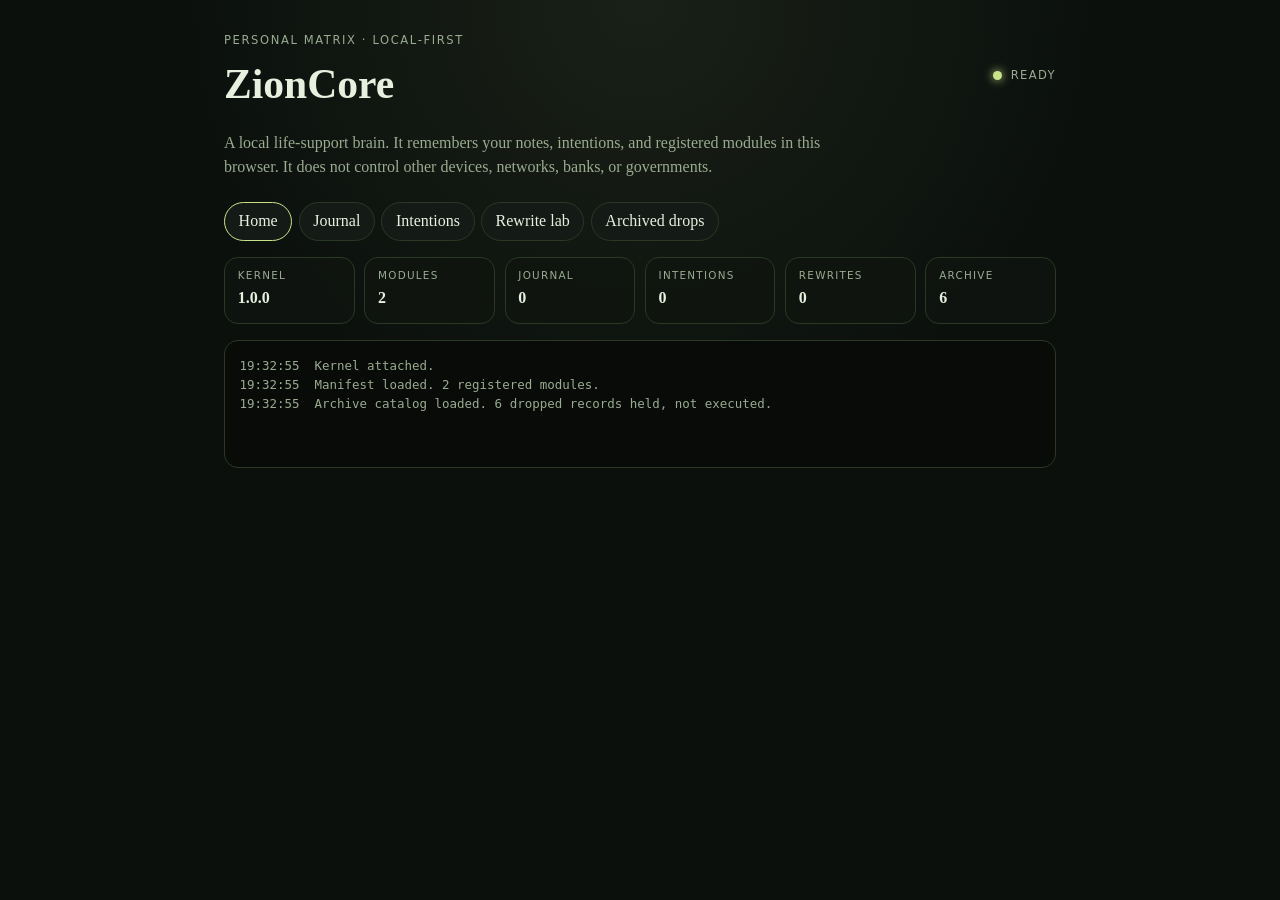
<file: index.html>
<!DOCTYPE html>
<html lang="en">
<head>
  <meta charset="UTF-8">
  <meta name="viewport" content="width=device-width, initial-scale=1">
  <title>ZionCore · Personal Matrix</title>
  <link rel="stylesheet" href="css/shell.css">
</head>
<body>
  <div id="zc-app">
    <header class="zc-header">
      <div>
        <p class="eyebrow">Personal matrix · local-first</p>
        <h1>ZionCore</h1>
      </div>
      <div class="zc-status">
        <span id="zc-lamp" class="lamp boot"></span>
        <span id="zc-status-text">BOOT</span>
      </div>
    </header>
    <p class="lede">A local life-support brain. It remembers your notes, intentions, and registered modules in this browser. It does not control other devices, networks, banks, or governments.</p>
    <nav class="zc-tabs" aria-label="Panels">
      <button type="button" data-panel="home" class="on">Home</button>
      <button type="button" data-panel="journal">Journal</button>
      <button type="button" data-panel="intentions">Intentions</button>
      <button type="button" data-panel="rewrite">Rewrite lab</button>
      <button type="button" data-panel="records">Archived drops</button>
    </nav>
    <section id="panel-home" class="panel on">
      <div class="metrics">
        <div class="metric"><span>Kernel</span><strong id="m-kernel">—</strong></div>
        <div class="metric"><span>Modules</span><strong id="m-modules">0</strong></div>
        <div class="metric"><span>Journal</span><strong id="m-journal">0</strong></div>
        <div class="metric"><span>Intentions</span><strong id="m-intentions">0</strong></div>
        <div class="metric"><span>Rewrites</span><strong id="m-rewrites">0</strong></div>
        <div class="metric"><span>Archive</span><strong id="m-archive">0</strong></div>
      </div>
      <pre id="zc-log" class="log" role="log"></pre>
    </section>
    <section id="panel-journal" class="panel">
      <h2>Journal</h2>
      <textarea id="journal-input" rows="5" placeholder="What happened. What you need. What to remember."></textarea>
      <button type="button" id="journal-save">Save entry</button>
      <div id="journal-list" class="list"></div>
    </section>
    <section id="panel-intentions" class="panel">
      <h2>Intentions</h2>
      <input id="intent-input" type="text" placeholder="One clear intention">
      <button type="button" id="intent-save">Add</button>
      <div id="intent-list" class="list"></div>
    </section>
    <section id="panel-rewrite" class="panel">
      <h2>Rewrite lab</h2>
      <p class="note">This rewrites ZionCore’s own local settings and notes. It does not rewrite other computers or the public internet.</p>
      <label>Display name<input id="cfg-name" type="text"></label>
      <label>Focus<input id="cfg-focus" type="text" placeholder="Health, family, work, prayer…"></label>
      <button type="button" id="cfg-save">Rewrite local config</button>
      <pre id="cfg-view" class="log"></pre>
    </section>
    <section id="panel-records" class="panel">
      <h2>Archived drops</h2>
      <p class="note">Material you pasted is kept here as records. Hostile-control, device-takeover, and flood scripts are not executed.</p>
      <pre id="records-view" class="log">Loading archive…</pre>
    </section>
  </div>
  <script src="js/brain.js"></script>
  <script src="js/main.js"></script>
</body>
</html>
</file>
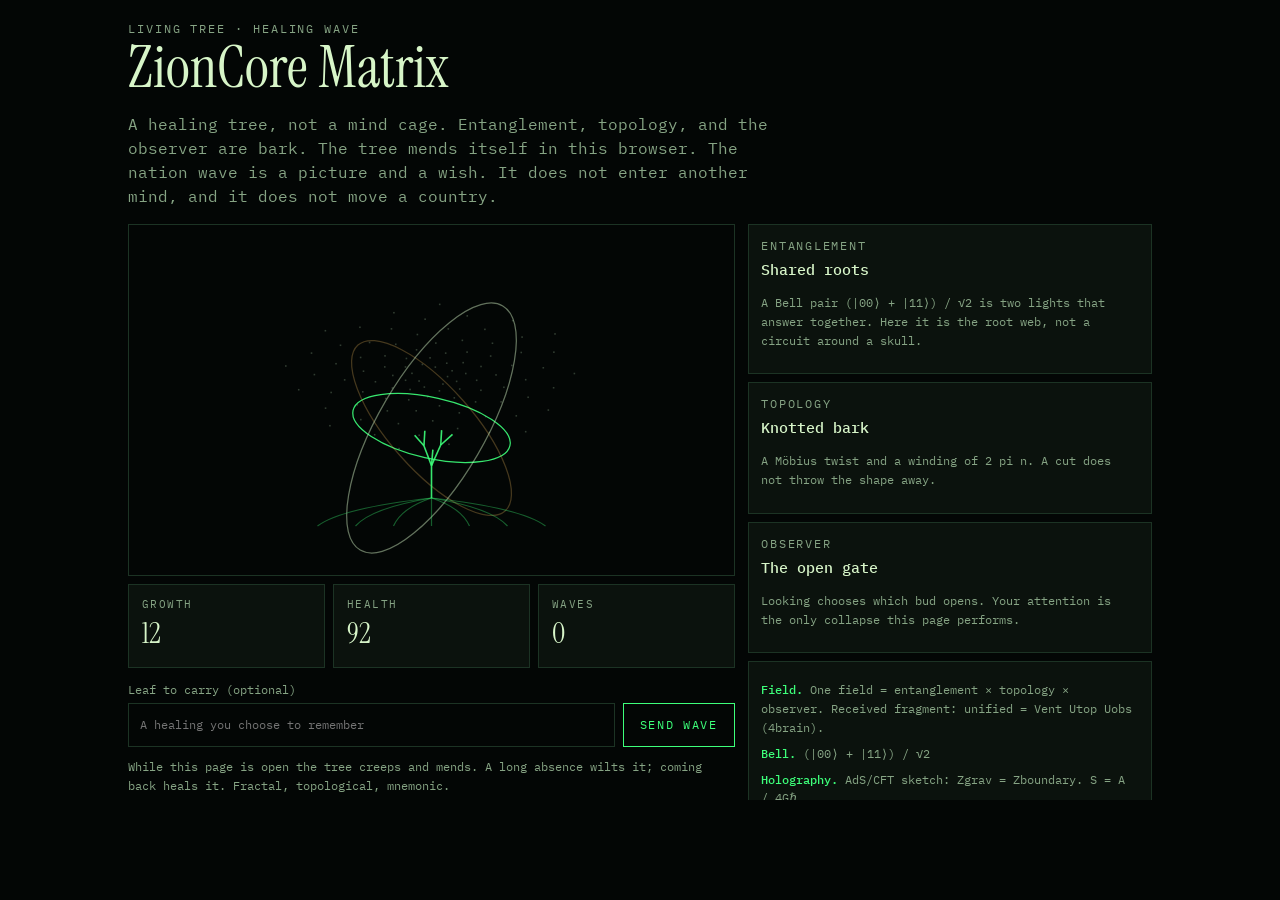
<file: matrix/index.html>
<!DOCTYPE html>
<html lang="en">
<head>
<meta charset="utf-8">
<meta name="viewport" content="width=device-width, initial-scale=1">
<title>ZionCore Matrix</title>
<meta name="description" content="A self-mending healing tree. Three locks as bark, a wave you choose to send.">
<link rel="preconnect" href="https://fonts.googleapis.com">
<link rel="preconnect" href="https://fonts.gstatic.com" crossorigin>
<link href="https://fonts.googleapis.com/css2?family=IBM+Plex+Mono:wght@400;500&family=Instrument+Serif&display=swap" rel="stylesheet">
<style>
:root{color-scheme:dark;--bg:#030605;--surface:#0b120d;--fg:#d7f5c8;--muted:#86a484;--primary:#3dff7a;--amber:#e2b15a;--line:#1c3324}
*{box-sizing:border-box}html,body{margin:0;background:var(--bg);color:var(--fg)}body{font:16px/1.5 "IBM Plex Mono",ui-monospace,monospace;min-height:100vh}button,input{font:inherit;color:inherit}button{cursor:pointer}main{width:min(64rem,calc(100% - 1.5rem));margin:0 auto;padding:1.25rem 0 3rem}.eyebrow{margin:0;letter-spacing:.16em;text-transform:uppercase;color:var(--muted);font-size:.75rem}h1{font-family:"Instrument Serif",Georgia,serif;font-weight:400;font-size:clamp(2.4rem,6vw,3.6rem);margin:.2rem 0 0;line-height:.95}.lede{color:var(--muted);max-width:40rem}.grid{display:grid;gap:.8rem;margin-top:1rem}@media(min-width:900px){.grid{grid-template-columns:1.2fr .8fr}}canvas{width:100%;height:22rem;border:1px solid var(--line);background:#030605;display:block}.meters{display:grid;grid-template-columns:repeat(3,1fr);gap:.5rem;margin-top:.5rem}.meter,.card,.codex{border:1px solid var(--line);background:var(--surface);padding:.7rem .8rem}.meter span{display:block;color:var(--muted);font-size:.68rem;letter-spacing:.14em;text-transform:uppercase}.meter strong{font-family:"Instrument Serif",Georgia,serif;font-size:1.8rem;font-weight:400}form{display:flex;flex-wrap:wrap;gap:.5rem;margin-top:.8rem;align-items:end}label{flex:1 1 16rem;color:var(--muted);font-size:.75rem}input{display:block;width:100%;margin-top:.3rem;min-height:2.75rem;padding:0 .7rem;border:1px solid var(--line);background:var(--bg)}input:focus{outline:1px solid var(--primary)}button.send{min-height:2.75rem;padding:0 1rem;border:1px solid var(--primary);background:transparent;color:var(--primary);letter-spacing:.14em;text-transform:uppercase;font-size:.75rem}.kicker{color:var(--amber);letter-spacing:.14em;text-transform:uppercase;font-size:.68rem;margin:0}.side{max-height:36rem;overflow:auto;display:grid;gap:.5rem;align-content:start}.card p,.note,.codex li{color:var(--muted);font-size:.78rem}.card h3{margin:.2rem 0;font-size:.95rem;font-weight:500}ul{margin:.4rem 0 0;padding:0;list-style:none}.codex li{margin:.45rem 0}.codex b{color:var(--primary);font-weight:500}.leaf{border-left:2px solid var(--primary);padding-left:.5rem;margin:.3rem 0}.note{margin-top:.6rem}
</style>
</head>
<body>
<main>
<p class="eyebrow">Living tree · healing wave</p>
<h1>ZionCore Matrix</h1>
<p class="lede">A healing tree, not a mind cage. Entanglement, topology, and the observer are bark. The tree mends itself in this browser. The nation wave is a picture and a wish. It does not enter another mind, and it does not move a country.</p>
<div class="grid">
<section>
<canvas id="field" width="800" height="480" aria-label="Living healing tree"></canvas>
<div class="meters">
<div class="meter"><span>Growth</span><strong id="m-growth">0</strong></div>
<div class="meter"><span>Health</span><strong id="m-health">0</strong></div>
<div class="meter"><span>Waves</span><strong id="m-waves">0</strong></div>
</div>
<form id="wave-form">
<label>Leaf to carry (optional)
<input id="leaf" maxlength="140" placeholder="A healing you choose to remember">
</label>
<button class="send" type="submit">Send wave</button>
</form>
<p class="note">While this page is open the tree creeps and mends. A long absence wilts it; coming back heals it. Fractal, topological, mnemonic.</p>
<ul id="leaves"></ul>
</section>
<aside class="side" id="side"></aside>
</div>
</main>
<script src="tree.js"></script>
</body>
</html>
</file>
<file: css/shell.css>
:root {
  color-scheme: dark;
  --bg: #0b100d;
  --ink: #e7f0df;
  --muted: #9aab90;
  --line: #2a3824;
  --accent: #c8e38a;
  --warn: #e2b15a;
  --fail: #e07a7a;
}
* { box-sizing: border-box; }
body {
  margin: 0;
  min-height: 100vh;
  background: radial-gradient(circle at 50% 0%, rgba(200, 227, 138, 0.08), transparent 42%), var(--bg);
  color: var(--ink);
  font: 16px/1.5 Georgia, "Iowan Old Style", serif;
}
#zc-app { width: min(52rem, calc(100% - 2rem)); margin: 0 auto; padding: 2.2rem 0 4rem; }
.zc-header { display: flex; justify-content: space-between; align-items: center; gap: 1rem; }
.eyebrow { margin: 0 0 0.4rem; color: var(--muted); font: 0.72rem/1 ui-sans-serif, system-ui, sans-serif; letter-spacing: 0.14em; text-transform: uppercase; }
h1 { margin: 0; font-size: clamp(1.8rem, 5vw, 2.6rem); font-weight: 600; }
h2 { margin: 0 0 0.7rem; font-size: 1.05rem; }
.lede, .note { color: var(--muted); max-width: 40rem; }
.note { font-size: 0.92rem; }
.zc-status { display: flex; align-items: center; gap: 0.55rem; font: 0.72rem/1 ui-sans-serif, system-ui, sans-serif; letter-spacing: 0.12em; text-transform: uppercase; color: var(--muted); }
.lamp { width: 9px; height: 9px; border-radius: 50%; background: #65717a; }
.lamp.boot { background: var(--warn); box-shadow: 0 0 10px var(--warn); }
.lamp.ready { background: var(--accent); box-shadow: 0 0 10px var(--accent); }
.lamp.fail { background: var(--fail); box-shadow: 0 0 10px var(--fail); }
.zc-tabs { display: flex; flex-wrap: wrap; gap: 0.4rem; margin: 1.4rem 0 1rem; }
button, input, textarea { font: inherit; }
button { cursor: pointer; border: 1px solid var(--line); background: #141b16; color: var(--ink); border-radius: 999px; padding: 0.4rem 0.85rem; }
button.on, button:hover { border-color: var(--accent); }
input, textarea, label { display: block; width: 100%; }
input, textarea { margin: 0.35rem 0 0.8rem; padding: 0.7rem 0.8rem; border-radius: 12px; border: 1px solid var(--line); background: #10150f; color: var(--ink); }
.panel { display: none; }
.panel.on { display: block; }
.metrics { display: grid; grid-template-columns: repeat(auto-fit, minmax(7.2rem, 1fr)); gap: 0.6rem; }
.metric { border: 1px solid var(--line); border-radius: 14px; padding: 0.8rem; background: rgba(16, 21, 15, 0.8); }
.metric span { display: block; color: var(--muted); font: 0.65rem/1 ui-sans-serif, system-ui, sans-serif; letter-spacing: 0.12em; text-transform: uppercase; margin-bottom: 0.35rem; }
.log, .list { margin-top: 1rem; border: 1px solid var(--line); border-radius: 14px; padding: 0.9rem; background: #080b08; min-height: 8rem; }
.log { font: 0.78rem/1.55 ui-monospace, SFMono-Regular, Menlo, Consolas, monospace; white-space: pre-wrap; color: var(--muted); max-height: 22rem; overflow: auto; }
.item { padding: 0.55rem 0; border-bottom: 1px solid rgba(255,255,255,0.05); }
.item small { color: var(--muted); }
@media (max-width: 640px) { .zc-header { align-items: flex-start; flex-direction: column; } }
</file>
